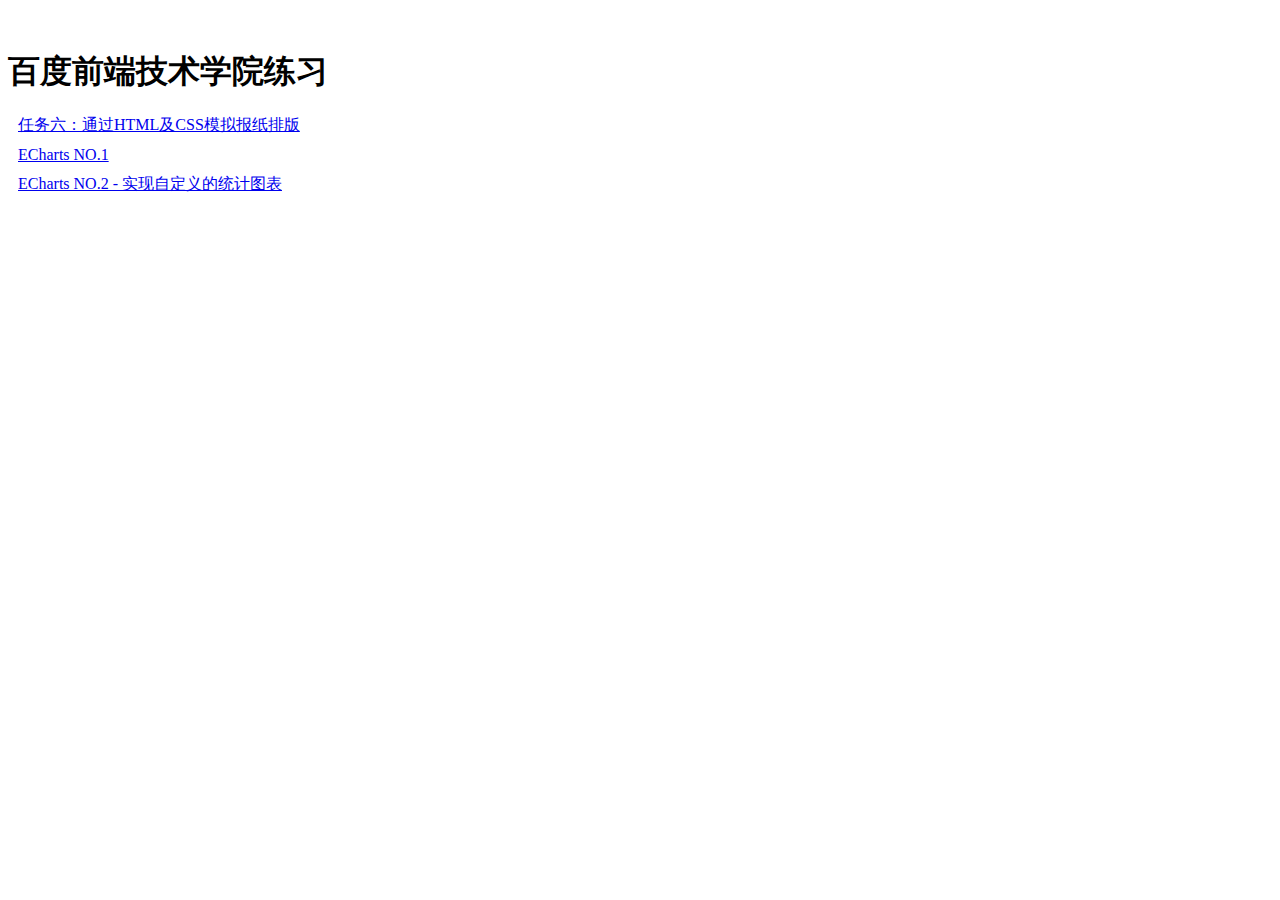
<file: index.html>
<!DOCTYPE html>
<html lang="en">
<head>
    <meta charset="UTF-8">
    <title>佳英的练习</title>
    <style>
        .container{ margin-top: 50px; }
        a{display: block;margin: 10px}
    </style>
</head>
<body>
<div class="container">
    <h1>百度前端技术学院练习</h1>
    <a href="task6/task_1_6.html">任务六：通过HTML及CSS模拟报纸排版</a>
    <a href="task7/task_1_7_1.html"></a>
    <a href="ECharts/1.html">ECharts NO.1</a>
    <a href="ECharts/2.html">ECharts NO.2 - 实现自定义的统计图表</a>
</div>
</body>
</html>
</file>
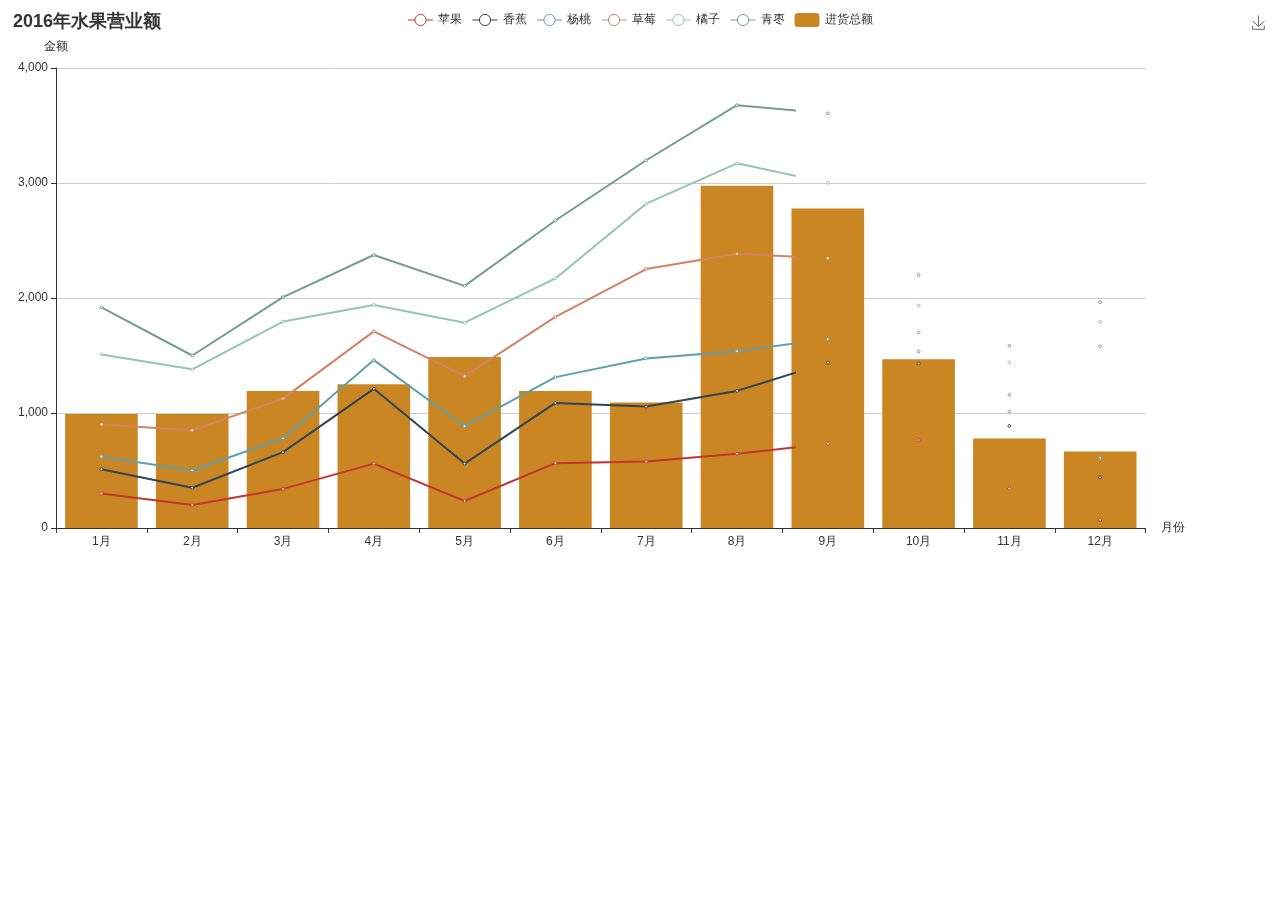
<file: ECharts/1.html>
<!DOCTYPE html>
<html lang="en">
<head>
    <meta charset="UTF-8">
    <title>ECharts NO.1</title>
    <script src="echarts.min.js"></script>
    <style>
        #main{width: auto;height: 600px}
    </style>
</head>
<body>
<div id="main"></div>
<script>
    var myecharts = echarts.init(document.getElementById('main'));
    var option = {
        title: {
            text: '2016年水果营业额'
        },
        // 鼠标浮动显示数据
        tooltip: {
            trigger: 'axis',
        },
        // 可以通过点击图例控制哪些系列不显示
        legend: {
            data: ['苹果', '香蕉', '杨桃', '草莓', '橘子', '青枣','进货总额']
        },
        // 工具栏
        toolbox: {
            feature: {
                saveAsImage: {
//                    name: '2016年营业额',
                }
            }
        },
        grid: {
            left: '10',
            right: '10%',
            containLabel: true
        },
        xAxis: {
            name: '月份',
            data: ['1月', '2月', '3月', '4月', '5月', '6月', '7月', '8月', '9月', '10月', '11月', '12月'],
        },
        yAxis: [
            {
                name: '金额',
                type: 'value',
            }
        ],
        series: [
            {
                name: '苹果',
                type: 'line',
                stack: '营业额',
                data: [300, 200, 340, 560, 235, 564, 578, 646, 734, 765, 344, 70]
            },
            {
                name: '香蕉',
                stack: '营业额',
                type: 'line',
                data: [210, 150, 320, 650, 325, 524, 478, 546, 704, 665, 544, 370]
            },
            {
                name: '杨桃',
                stack: '营业额',
                type: 'line',
                data: [110, 150, 120, 250, 325, 224, 418, 346, 204, 105, 124, 170]
            },
            {
                name: '草莓',
                stack: '营业额',
                type: 'line',
                data: [280, 350, 345, 250, 435, 524, 778, 846, 704, 165, 144, 970]
            },
            {
                name: '橘子',
                stack: '营业额',
                type: 'line',
//                areaStyle: { normal: {}},
                data: [609, 530, 670, 230, 465, 334, 568, 787, 656, 234, 284, 213]
            },
            {
                name: '青枣',
                stack: '营业额',
                type: 'line',
//                areaStyle: { normal: {}},
                data: [410, 120, 213, 434, 320, 504, 378, 506, 604, 265, 144, 170]
            },
            {
                name: '进货总额',
                type: 'bar',
                data: [1000, 1000, 1200, 1260, 1500, 1200, 1100, 3000, 2800,1480, 784, 670]
            }
        ]
    };
    myecharts.setOption(option);
</script>
</body>
</html>
</file>
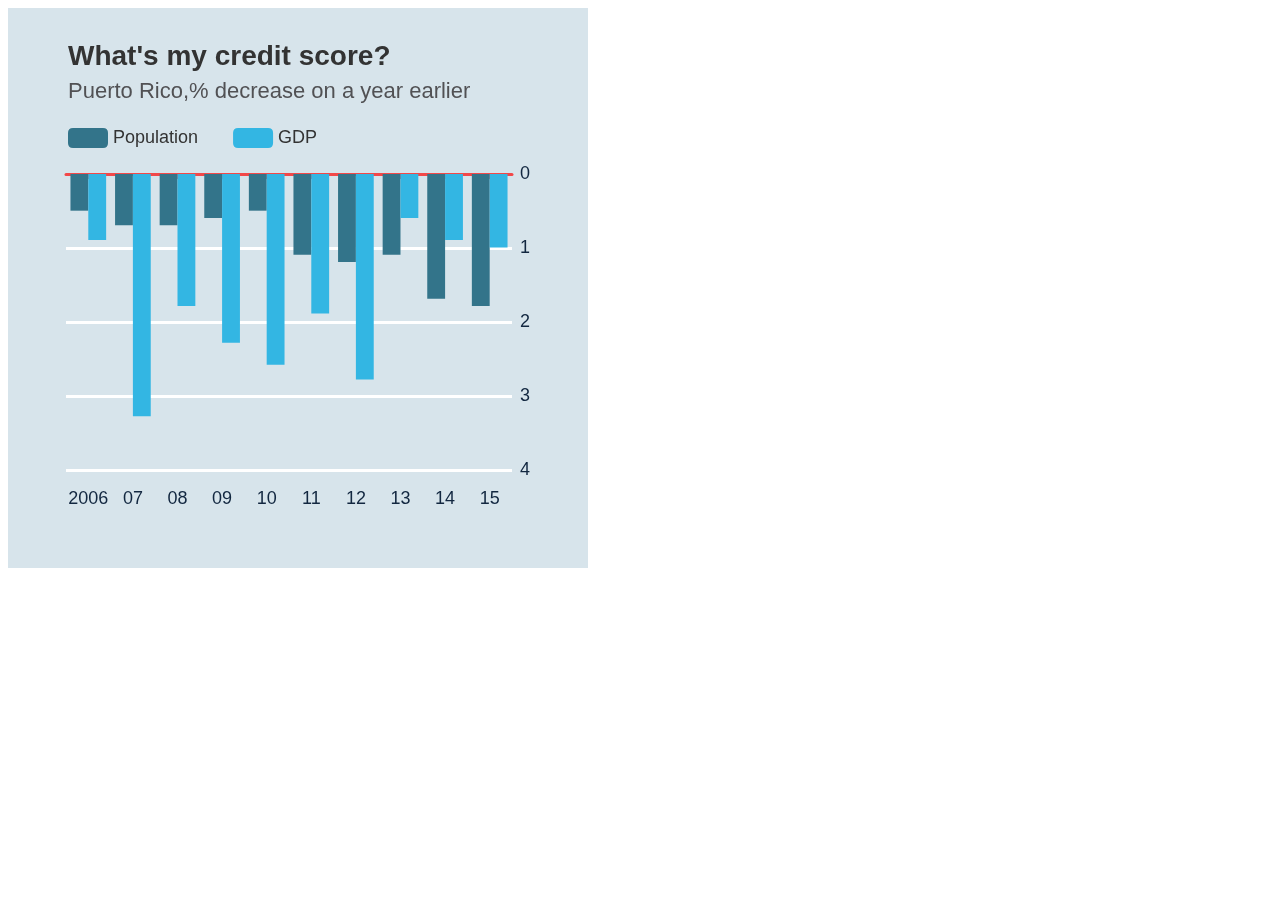
<file: ECharts/2.html>
<!DOCTYPE html>
<html lang="en">
<head>
    <meta charset="UTF-8">
    <title>ECharts NO.2 - 实现自定义的统计图表</title>
    <script src="echarts.min.js"></script>
    <style>
        #main{width: 580px;height: 560px}
    </style>
</head>
<body>
<div id="main"></div>
<script>
    var myecharts = echarts.init(document.getElementById('main'));
    var option = {
        textStyle: {
            fontFamily: '-apple-system, BlinkMacSystemFont, \"Segoe UI\", Helvetica, Arial, sans-serif, \"Apple Color Emoji\", \"Segoe UI Emoji\", \"Segoe UI Symbol\"',
            color: '#122740',
        },
        backgroundColor: '#D7E4EB',
//        设置系列颜色
        color: ['#33748A','#33B6E3'],
        title: {
            text: 'What\'s my credit score?',
            subtext: 'Puerto Rico,% decrease on a year earlier',
            textStyle:{
                fontSize: 28,
                fontWeight: 'bolder',
            },
            left: 55,
            top: 30,
            subtextStyle: {
                fontSize: 22,
                color: '#515154',
            }
        },
        grid: {
            top: 166,
            containLabel: true,
        },
        legend: {
            data: ['Population', 'GDP'],
            top: 115,
            left: 55,
            itemWidth: 40,
            itemHeight: 20,
            itemGap: 35,
            textStyle: {
                fontSize: 18,
            }
//            borderRadius: 0,
        },
        tooltip: {
            trigger: 'axis',
            axisPointer: {
                type: 'shadow'
            }
        },
        xAxis: {
            type: 'category',
            data: [2006,'07','08','09',10,11,12,13,14,15],
            boundaryGap: true,
            axisLine: {
                lineStyle: {
                    color: '#F24849',
                    width: 3
                },
            },

            // 坐标刻度相关
            axisTick: {
              alignWithLabel: true
            },
            // 坐标轴刻度标签设置
            axisLabel: {
                textStyle: {
                    fontSize: 18,
                },
                margin: 20,
            }
        },
        yAxis: {
            type: 'value',
            min: 0,
            max: 4,
            inverse: true,
            interval: 1,
            position: 'right',
            // 坐标轴相关设置
            axisLine: {
                // 是否显示坐标轴
                show: false,
            },
            // 坐标轴刻度相关设置
            axisTick: {
                show: false,
            },
            axisLabel: {
                textStyle: {
                    fontSize: 18,
                },
            },
            // 分割线
            splitLine: {
                lineStyle: {
                    color: '#fff',
                    width: 3,
                }
            },
        },
        series: [
            {
                name: 'Population',
                type: 'bar',
                data: [0.5,0.7,0.7,0.6,0.5,1.1,1.2,1.1,1.7,1.8],
//                柱间距离
                barGap: 0,
                itemStyle: {

//                    设置图形样式
//                    normal: {
//                        color: '#33748A'
//                    },
//                    emphasis: {
//                        color: '#33748A'
//                    }
                }
            },
            {
                name: 'GDP',
                type: 'bar',
                data: [0.9,3.3,1.8,2.3,2.6,1.9,2.8,0.6,0.9,1],
                barGap: 0,
            },
        ]
    };
    myecharts.setOption(option);
</script>
</body>
</html>
</file>
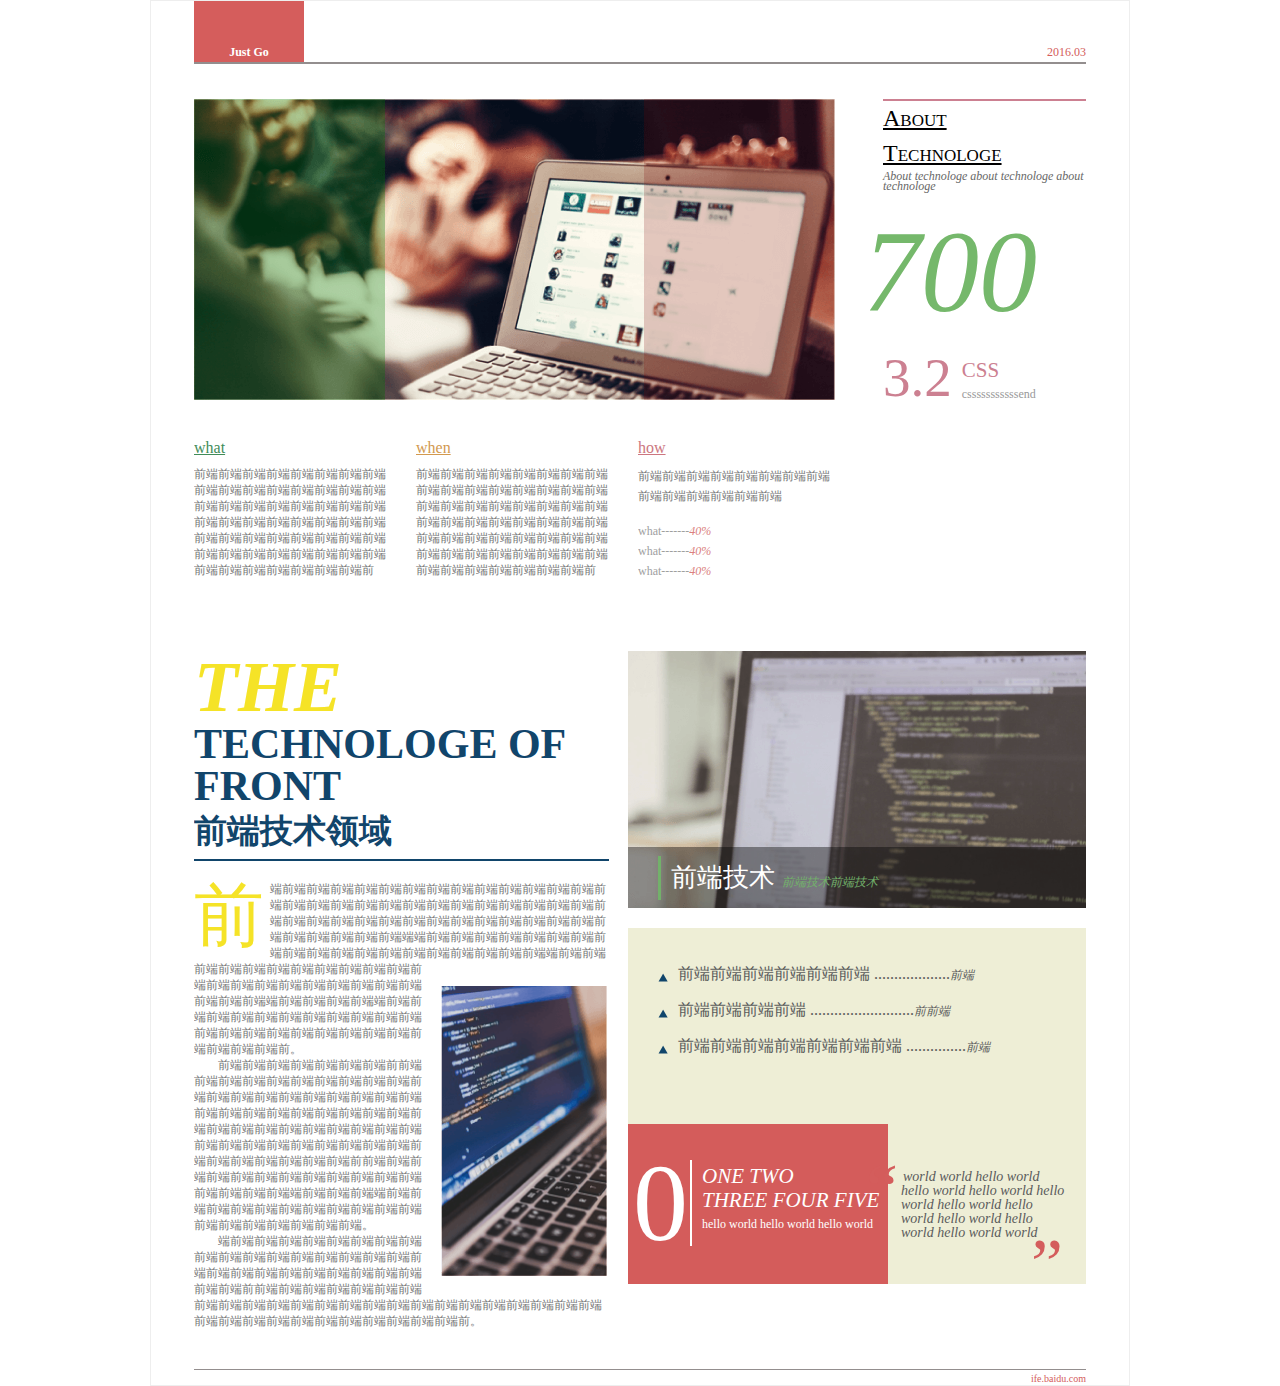
<file: task6/task_1_6.html>
<!DOCTYPE html>
<html>
    <head>
        <meta charset="UTF-8">
        <title>task_1_6</title>
        <link rel="stylesheet" type="text/css" href="task_1_6.css"/>
    </head>
    <body>
        <div class="wrap">
            <header>
                <h1>Just Go</h1>
                <time datetime="2016-03">2016.03</time>
            </header>
            <!-- // header end-->
            
            <main>
                <article class="news1">
                    <div class="caption">
                        <!--<h2><span>ABOUT</span> <span>TECHNOLOGE</span></h2>-->
                        <h2>About <br />Technologe</h2>
                        <p>About technologe about technologe about technologe</p>
                        <p class="b-keyword">700</p>
                        <div class="s-keyword">
                            <p>3.2</p><p>CSS<br /><span>csssssssssssend</span></p>
                        </div>
                    </div>
                    <figure>
                        <div class="bg-left"></div>
                        <div class="bg-right"></div>
                    </figure>
                    <section class="what">
                        <h3>what</h3>
                        <p>前端前端前端前端前端前端前端前端前端前端前端前端前端前端前端前端前端前端前端前端前端前端前端前端前端前端前端前端前端前端前端前端前端前端前端前端前端前端前端前端前端前端前端前端前端前端前端前端前端前端前端前端前端前端前端前</p>
                    </section>
                    <section class="when">
                        <h3>when</h3>
                        <p>前端前端前端前端前端前端前端前端前端前端前端前端前端前端前端前端前端前端前端前端前端前端前端前端前端前端前端前端前端前端前端前端前端前端前端前端前端前端前端前端前端前端前端前端前端前端前端前端前端前端前端前端前端前端前端前</p>
                    </section>        
                    <section class="how">
                        <h3>how</h3>
                        <p>前端前端前端前端前端前端前端前端前端前端前端前端前端前端</p>
                        <p>
                            what-------<span>40%</span><br />
                            what-------<span>40%</span><br />
                            what-------<span>40%</span>
                        </p>
                    </section>
                </article>
                <article class="news2">
                    <section class="essay">
                        <h2><span>the</span> technologe of front<br /> 
                            <small>前端技术领域</small>
                        </h2>
                        <p><span>前</span>端前端前端前端前端前端前端前端前端前端前端前端前端前端前端前端前端前端前端前端前端前端前端前端前端前端前端前端前端前端前端前端前端前端前端前端前端前端前端前端前端前端前端前端前端前端前端前端端端前端前端前端前端前端前端前端前端前端前端前端前端前端前端前端前端前端前端前端端前端前端前端前端前端前端前端前端前端前端前端<img src="img/task_1_6_1_11.png" width="166" height="290" alt="配图二"/>前端前端前端前端前端前端前端前端前端前端前端前端前端端前端前端前端前端端前端前端前端前端前端前端前端前端前端前端前端前端前端前端前端前端前端前端前端前端前端前端前端前端前。

                        </p>
                        <p>前端前端前端前端前端前端前端前前端前端前端前端前端前端前端前端前端前端前端前端前端前端前端前端前端前端前端前端前端前端前端前端前端前端前端前端前端前端前端前端前端前端前端前端前端前端前端前端前端前端前端前端前端前端前端前端前端前端前端前端前端前端前端前前端前端前端前端前端前端前端前端前端前端前端前端前端前端前端前端端前端前端前端端前端前端前端前端前端前端前端前端前端前端前端前端前端前端前端前端前端前端。</p>
                        <p>端前端前端前端前端前端前端前端前端前端前端前端前端前端前端前端前端前端前端前端前端前端前端前端前端前端前端前端前端前端前前端前端前端前端前端前端前端前端前端前端前端前端前端前端前端前端前端前端前端前端前端前端前端前端前端前端前端前端前端前端前端前端前端前端前端前。</p>
                    </section>
                    <!-- // essay end-->
                    <aside class="news2-aside">
                        <section class="aside-pic">
                            <div class="pic-caption">
                                <h3>前端技术  <span>前端技术前端技术</span></h3>
                            </div>
                        </section>
                        <!-- // aside-pic end-->
                        <section class="info">
                            <div class="info-caption">
                                <h3><span>0</span>one two<br /> three four five <br /></h3>
                                <p>hello world hello world hello world</p>
                            </div>
                            <ul>
                                <li>前端前端前端前端前端前端 ...................<span>前端</span></li>
                                <li>前端前端前端前端 ..........................<span>前前端</span></li>
                                <li>前端前端前端前端前端前端前端 ...............<span>前端</span></li>
                            </ul>
                            <blockquote><!--<span>“</span>--> <p>world world hello world hello world hello world hello world hello world hello world hello world hello world hello world world </p> <!--<span>”</span>--></blockquote>
                        </section>
                        <!-- // info end -->
                    </aside>
                    <!-- // essay end-->
                </article>
                <!-- // news2 end-->
            </main>
            <!-- // main end-->
            
            <footer>
                <small>ife.baidu.com</small>
            </footer>
            <!-- // footer end-->
        </div>
        <!-- // wrap end-->
    </body>
</html>
</file>
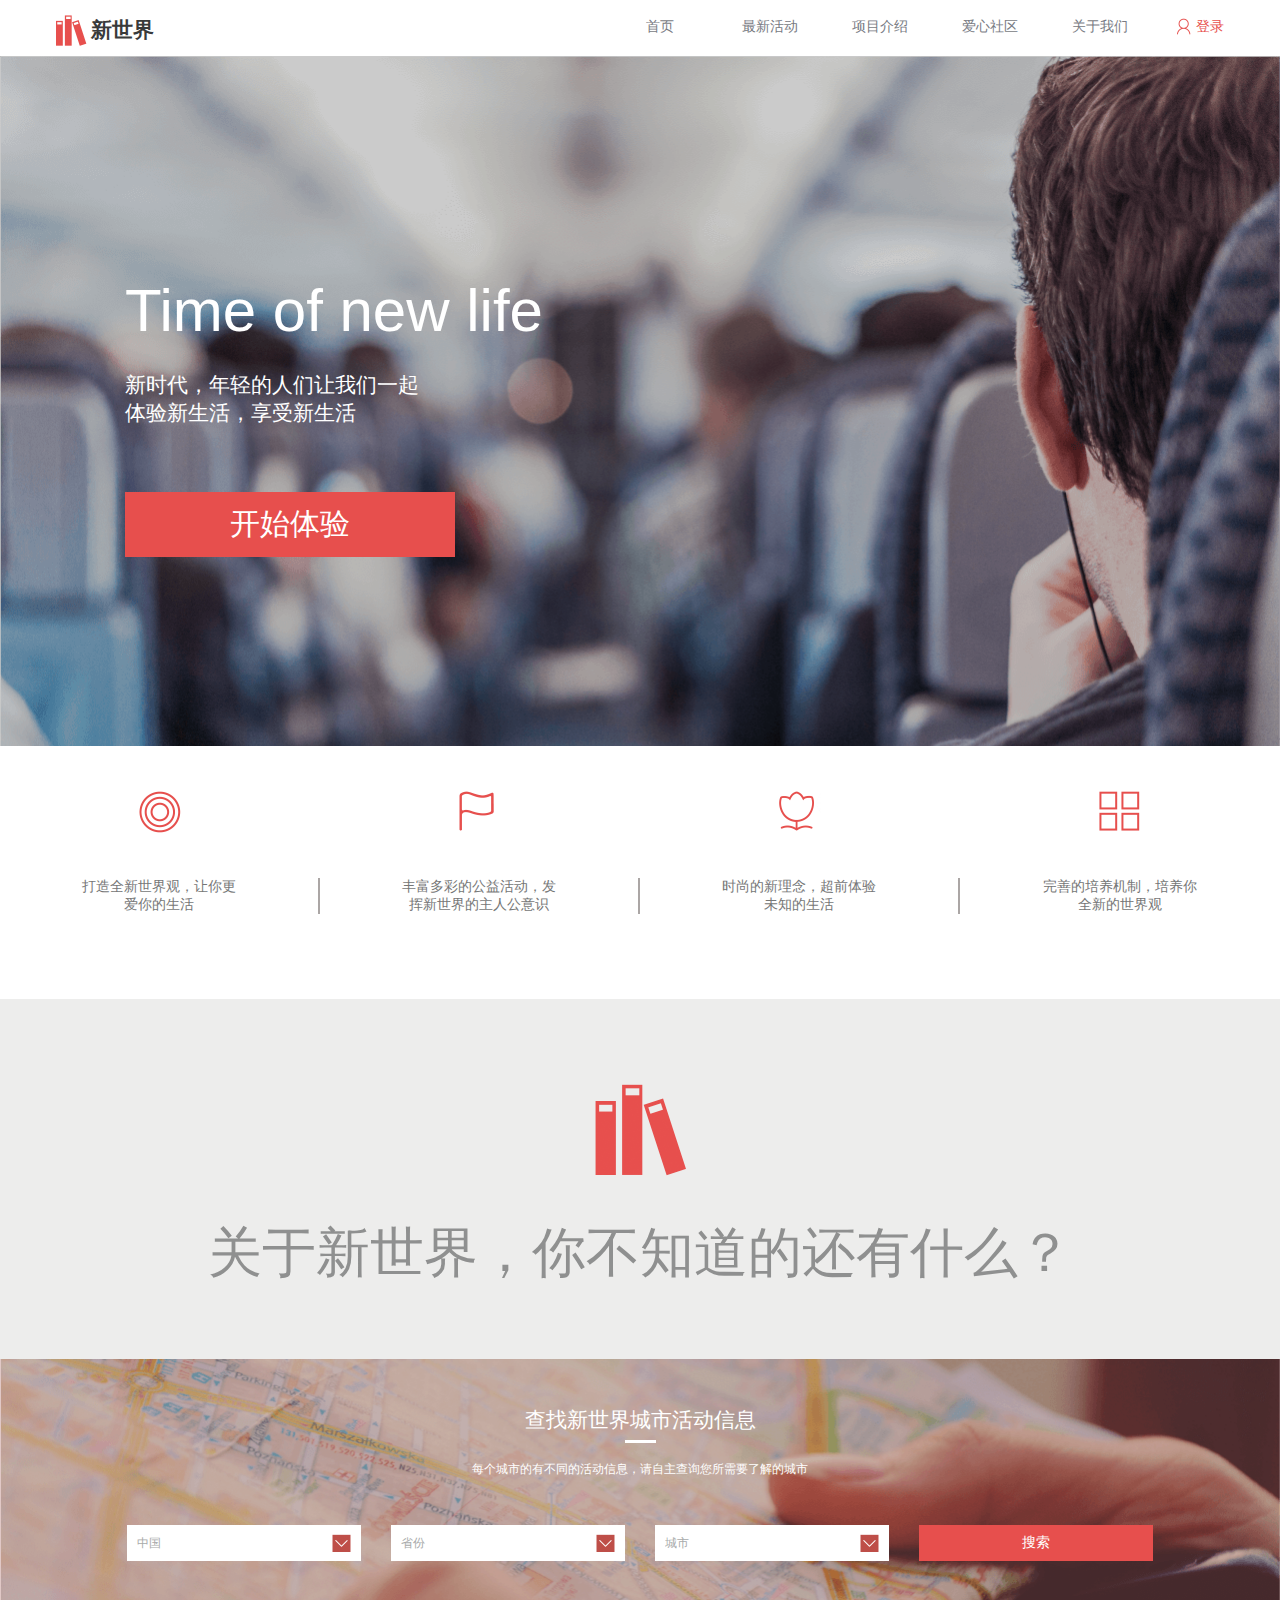
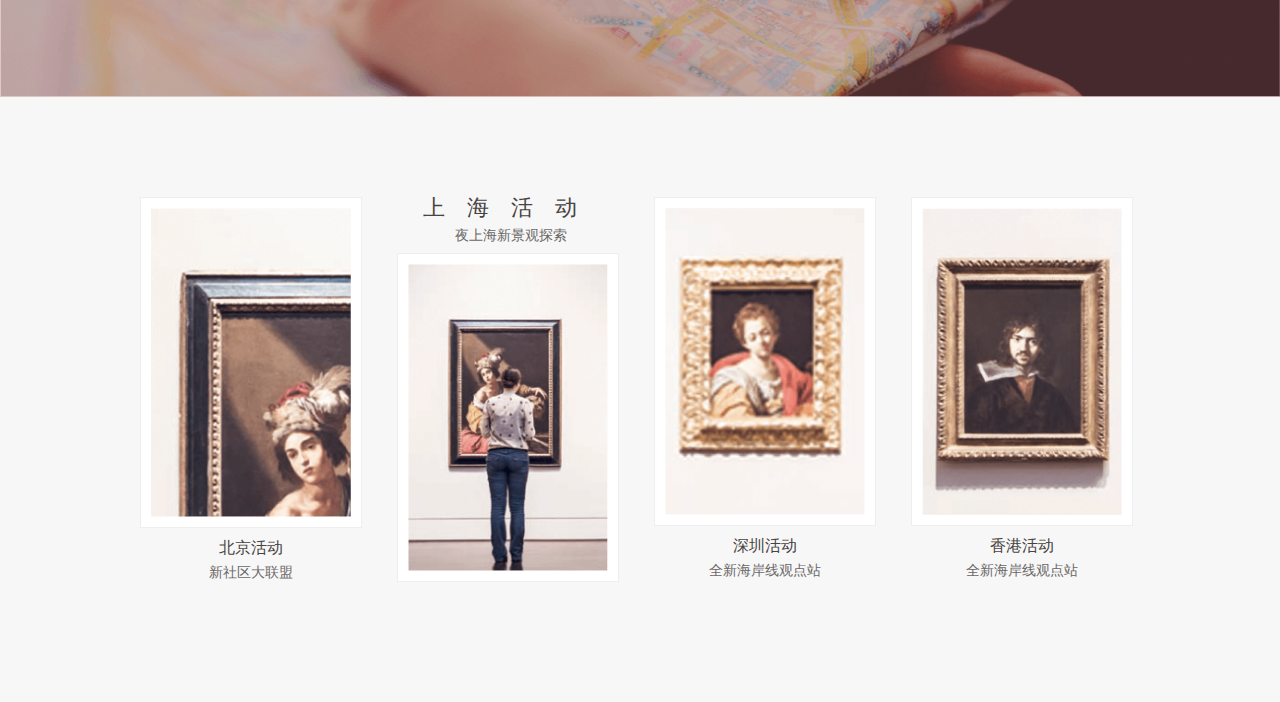
<file: task7/task_1_7_1.html>
<!DOCTYPE html>
<html>
	<head>
		<meta charset="UTF-8">
		<title>task_1_7_1</title>
		<link rel="stylesheet" type="text/css" href="task_1_7_1.css"/>
	</head>
	<body>
		<div class="wrapper">
			<div class="container">
				<header class="header">
					<h1>新世界</h1>
					<nav>
						<ul>
							<li><a href="#">首页</a></li>
							<li><a href="#">最新活动</a></li>
							<li><a href="#">项目介绍</a></li>
							<li><a href="#">爱心社区</a></li>
							<li><a href="#">关于我们</a></li>
							<li class="login"><i></i><a href="#">登录</a></li>
						</ul>
					</nav>
				</header>
			</div>
		</div>
		<!-- // header end-->
		<div class="wrapper banner">
			<div class="mask">
				<div class="container">
					<h2>Time of new life</h2>
					<p>新时代，年轻的人们让我们一起<br />体验新生活，享受新生活</p>
					<button>开始体验</button>
				</div> 
			</div>
		</div>
		<!-- // banner end-->
		<div class="wrapper introduction">
			<div class="container">
				<ul>
					<li class="intro1"><i></i><p>打造全新世界观，让你更爱你的生活</p></li>
					<li class="intro2"><i></i><p>丰富多彩的公益活动，发挥新世界的主人公意识</p></li>
					<li class="intro3"><i></i><p>时尚的新理念，超前体验未知的生活</p></li>
					<li class="intro4"><i></i><p>完善的培养机制，培养你全新的世界观</p></li>
				</ul>
			</div>
		</div>
		<!-- // introduction end-->
		<div class="wrapper echo clearfix">
			<div class="container">
				<i></i>
				<h2>关于新世界，你不知道的还有什么？</h2>
			</div>
		</div>
		<!-- // echo end-->
		<div class="wrapper search-activity">
			<div class="mask">
				<div class="container">
					<h2>查找新世界城市活动信息</h2>
					<p>每个城市的有不同的活动信息，请自主查询您所需要了解的城市</p>
					<select name="country">
						<option value="China" selected="selected">中国</option>
						<option value="Japan">日本</option>
						<option value="America">美国</option>
					</select>
					<select name="province">
						<option value="province" class="focus" selected>省份</option>
						<option value="Beijing">北京市</option>
						<option value="Shanghai">上海市</option>
						<option value="Tianjin">天津市</option>
						<option value="Guangdong">广东省</option>
						<option value="Inner-Mongolia">内蒙古自治区</option>
					</select>
					<select name="city">
						<option value="city" selected>城市</option>
						<option value="Guangzhou">广州</option>
						<option value="Shanghai">上海</option>
						<option value="Tianjing">天津</option>
					</select>
					<input type="submit" name="search" id="search" value="搜索"/>
				</div>
			</div>
		</div>
		<!-- // search-activity end-->
		<div class="wrapper activity-show">
			<div class="container">
				<h2>活动展示</h2>
				<figure class="figure1"><img src="task7_img/activity0.png"/><figcaption>北京活动<span>新社区大联盟</span></figcaption></figure>
				<figure class="figure2"><figcaption>上海活动<span>夜上海新景观探索</span></figcaption><img src="task7_img/activity1.png"/></figure>
				<figure class="figure3"><img src="task7_img/activity2.png"/><figcaption>深圳活动<span>全新海岸线观点站</span></figcaption></figure>
				<figure class="figure4"><img src="task7_img/activity3.png"/><figcaption>香港活动<span>全新海岸线观点站</span></figcaption></figure>
			</div>
		</div>
		<!-- //activity-show end-->
	</body>
</html>
</file>
<file: task6/task_1_6.css>
/*======== question========*/
/*段落、单词首字母大写问题*/
/*字体是否可以合并声明*/

/*======== reset  css========*/
body,
h1,h2,h3,
ul,
p,
span,
figure,
blockquote {
    padding: 0;
    margin: 0;
    line-height: 1;
}
body, .wrap, .info-caption, 
h1, h2, h3 {
    -webkit-box-sizing: border-box;
    -moz-box-sizing: border-box;
    box-sizing: border-box;
}
body {
    font-size: 10px;
    font-family: sans-serif;
}
.wrap {
    width: 980px;
    height: 1386px;
    margin: 0 auto;
    padding: 0 43px;
    border: 1px solid #eee;
}

/*======== header ========*/
header {
    height: 61px;
    border-bottom: 2px solid #938e8e;
}
header h1, header time {
    font-size: 12px;
    font-family: "黑体";
    padding: 45px 0 0;
}
header h1 {
    background: #D55D5C;
    width: 110px;
    height: 61px;
    float: left;
    color: #fff;
    text-align: center;
}
header time {
    float: right;
    color: #d45d5c;
}

/*================ main ================*/

/*======== news1 ========*/
.news1 {
    padding: 35px 0 0;
    overflow: hidden;
}
.news1 .caption {
    float: right;
    width: 203px;
    border-top: 2px solid #cc8091;
    font-family: "微软雅黑";
}
/*.news1 .caption h2 {
    font-size: 20px;
    font-weight: normal;
    line-height: 35px;
    text-transform: uppercase;
}
.news1 .caption h2 span {
    display: inline-block;
    border-bottom: 1px solid #000;
}
.news1 .caption h2 span:first-letter {
    font-size: 24px;
}*/
/*======== 对.caption h2优化  ========*/
.news1 .caption h2 {
	font-size: 24px;
	font-weight: normal;
	font-variant: small-caps;
	text-decoration: underline;
	line-height: 35px;
	
}
.news1 .caption  h2+p {
    font-size: 12px;
    font-family: "楷体";
    font-style: italic;
    line-height: 10px;
    color: #676767;
    text-decoration: none;
}
.news1 .caption .b-keyword {
    font-size:  116px;
    font-style: italic;
    color: #75b86b;
    margin: 23px 0 20px -20px;
}
.news1 .caption .s-keyword p:first-of-type {
    float: left;
    font-size: 55px;
    color: #cc8091;
    padding-right: 10px;
}
.news1 .caption .s-keyword p:nth-of-type(2) {
    font-size: 21px;
    color: #CC8091;
    padding: 10px 0 0;
}
.news1 .caption .s-keyword p:nth-of-type(2) span {
    font-size: 12px;
    color: #999;
}
.news1 figure {
    background: url(img/task_1_6_1_03.png) no-repeat;
    width: 641px;
    height: 301px;
}
.news1 .bg-left,
.news1 .bg-right {
    width: 191px;
    height: 301px;
}
.news1 .bg-left {
    float: left;
    background: rgba(0, 125, 0, .3);
}
.news1 .bg-right {
    float: right;
    background: rgba(125, 0, 0, .2);
}
.news1 section {
    float: left;
    width: 200px;
    margin: 40px 22px 70px 0;
}
.news1 section h3 {
    font-family: "微软雅黑";
    font-size: 16px;
    font-weight: normal;
    margin-bottom: 10px;
    text-decoration: underline;
}
.news1 .what h3 {
    color: #418c59;
}
.news1 .when h3{
    color: #d2994f;
}
.news1 .how h3 {
    color: #cc7680;
}
.news1 section p {
    font-family: simsun;
    font-size: 12px;
    color: #767777;
    line-height: 16px;
}
.news1 .how p {
    line-height: 20px;
}
.news1 .how p:nth-of-type(2) {
    font-family: "微软雅黑";
    padding-top: 15px;
    opacity: .7;
}
.news1 .how p:nth-of-type(2) span {
    color: #cd4a48;
    font-style: italic;
}

/*======== news2 ========*/
.news2 {
    overflow: hidden;
    padding-bottom: 40px;
    border-bottom: 1px solid #938e8e;
}

/*======== essay ========*/
.news2 .essay {
    float: left;
    width: 415px;
}
.news2 .essay img {
    float: right;
    padding: 25px 2px 15px 15px;
}
.news2 .essay h2 {
    text-transform: uppercase;
    font-family: "黑体";
    font-weight: bold;
    font-size: 42px;
    color: #11456b;
    border-bottom: 2px solid #11456B;
    padding-bottom: 10px;
    margin-bottom: 20px;
}
.news2 .essay h2 span {
    font-size: 72px;
    font-style: italic;
    color: #f5e327;

}
.news2 .essay h2 small {
    font-size: 33px;
}
.news2 .essay p {
    font-size: 12px;
    color: #767777;
    line-height: 16px;
    text-indent: 2em;
    text-align: left;
}
.news2 .essay p:first-of-type {
    text-indent: 0;
}
.news2 .essay p span {
    font-size: 70px;
    font-family: "微软雅黑";
    color: #F5E327;
    float: left;
    padding-right: 6px;
}

/*======== news2-aside ========*/
.news2 .news2-aside {
    float: right;
    width: 458px;
}
.news2-aside .aside-pic {
    background: url(img/task_1_6_1_07.png) no-repeat;
    height: 257px;
    position: relative;
}
.news2-aside .aside-pic .pic-caption {
    background: rgba(0, 0, 0, .4);
    height: 61px;
    width: 458px;
    position: absolute;
    bottom: 0;
}
.news2-aside .aside-pic h3 {
    height: 44px;
    line-height: 44px;
    color: #fff;
    font-size: 26px;
    font-family: "微软雅黑";
    font-weight: normal;
    border-left: 3px solid #72b16a;
    margin: 9px 0 0 30px;
    padding-left: 10px;
    word-spacing: 140%;/*letter-spacing没反应*/
}
.news2-aside .aside-pic h3 span {
    font-size: 12px;
    font-style: italic;
    color: #72b16a;
}
.news2-aside .info {
    height: 318px;
    background: #eeeed6;
    margin: 20px 0 0;
    padding: 38px 20px 0 30px;
    position: relative;
}
.news2-aside .info-caption {
    width: 260px;
    height: 160px;
    background: #d45c5b;
    position: absolute;
    bottom: 0;
    left: 0;
    color: #fff;
    padding: 40px 5px;
    font-family: "黑体";
}
.news2-aside .info-caption h3 {
    font-size: 21px;
    font-style: italic;
    font-weight: normal;
    text-transform: uppercase;
    line-height: 24px;
}
.news2-aside .info-caption h3 span {
    font-family: "微软雅黑";
    font-style: normal;
    font-size: 110px;
    line-height: 86px;
    float: left;
    border-right: 2px solid #fff;
    padding-right: 2px;
    margin: -4px 10px 0 0;
}
.news2-aside .info-caption p {
    font-size: 12px;
    color: #fff;
    line-height: 12px;
    padding-top: 6px;
}
.news2-aside .info ul {
    list-style: none;
}
.news2-aside .info ul li {
    background: url(img/task_1_6_1_14.png) bottom left no-repeat;
    padding-left: 20px;
    margin-bottom: 20px;
    font-size: 16px;
    font-family: simsun;
    color: #5a5b5b;
    text-align: left;
}
.news2-aside .info ul li span {
    font-size: 12px;
    font-style: italic;
    text-align: right;
}
.news2-aside .info blockquote {
    position: absolute;
    bottom: 20px;
    right: 20px;
    width: 165px;
    quotes: '“' '”';
    font-family: "黑体";
    font-size: 14px;
    font-style: italic;
    color: #5a5b5b;
    line-height: 16px;
    text-align: left;
}
.news2-aside .info blockquote p:before {
    content: open-quote;
    vertical-align: text-bottom;
    margin: 0 5px -6px -35px;
}
.news2-aside .info blockquote p:after {
    content: close-quote;
    vertical-align: text-top;
    margin-top: 24px;
    margin-left: 130px;
}
.news2-aside .info blockquote p:before,
.news2-aside .info blockquote p:after {
    line-height: 0;
    font-size: 72px;
    font-style: normal;
    color: #d45d5c;
    display: inline-block;
}

/*======== footer ========*/
footer {
    text-align: right;
    font-size: 12px;
    font-family: "黑体";
    color: #d45d5c;
    padding-top: 2px;
}
</file>
<file: task7/task_1_7_1.css>
/*========= reset css =========*/
body {
	padding: 0;
	font-family: "微软雅黑","Microsoft YaHei","黑体","Helvetica Neue",Helvetica,Arial,sans-serif;
	font-size: 14px;
	line-height: 1;
}
.wrapper {
	width: 100%;
}
.container {
	width: 1280px;
	margin: 0 auto;
	box-sizing: border-box;
}
.mask {
	height: 100%;
}
body,
h1,h2,h3,h4,p,ul,
button,input,select,figure {
	margin: 0;
}
ul {
	padding: 0;
	list-style: none;
}
a {
	text-decoration: none;
}
img {
	border: 0;
}
button,input,select,option {
	padding: 0;
	border: 0;
	outline: none;
	vertical-align: baseline;
}
.clearfix {
	display: block;
	content: " ";
	height: 0;
	clear: both;
}


/*======================== sprite ========================*/
.header h1,
.header nav .login i,
.introduction .intro1 i,
.introduction .intro2 i,
.introduction .intro3 i,
.introduction .intro4 i,
.echo i {
	background-image: url(task7_img/task7.png);
	background-repeat: no-repeat;
	display: block;
}

/*======================== header ========================*/
.header {
	height: 56px;
	padding: 0 56px 0;
	background: #fff;
}
.header h1 {
	float: left;
	background-position: -93px 0;
	width: 106px;
	height: 31px;
	margin: 15px 0;
	padding: 0 0 0 35px;
	line-height: 31px;
	font-family: "黑体";
	font-size: 21px;
	color: #393a3a;
}
.header nav ul {
	float: right;
}
.header nav ul li {
	float: left;
	padding-left: 45px;
}
.header nav li a {
	display: inline-block;
	width: 65px;
	text-align: center;
	font-size: 14px;
	line-height: 53px;
}
.header nav li a:link,
.header nav li a:visited {
	color: #787b83;
}
.header nav li a:hover,
.header nav li a:active {
	color: #e74f4d;
	border-bottom: 3px solid #e74f4d;
}
/*============================= ！！雪碧图的运用技巧待优化 =============================*/
.header nav li.login i {
	display: inline;
	float: left;
	background-position: -107px -136px;
	height: 17px;
	width: 14px;
	margin: 18px 0 0;
}
.header nav li.login a {
	display: inline;
	padding-left: 5px;
	color: #e74f4d;
}
.header nav li.login a:hover,
.header nav li.login a:active {
	color: #e74f4d;
	border: 0;
}
/*============================= banner =============================*/
.banner {
	background: url(task7_img/time-of-new-life.png) no-repeat;
	background-size: cover;
	height: 690px;
}
.banner .mask {
	background: rgba(0, 0, 0, .2);
}
.banner .container {
	padding: 225px 0 0 125px;
	color: #fff;
}
.banner h2 {
	font-size: 60px;
	font-weight: lighter;
}
.banner p {
	padding: 30px 0 65px;
	font-size: 21px;
	font-weight: lighter;
	line-height: 28px;
}
.banner button {
	width: 330px;
	height: 65px;
	background: #e74f4d;
	color: #fff;
	font-size: 30px;
	font-family: "Microsoft YaHei";
	font-weight: 100;
	cursor: pointer;
}
/*======================== introduction ================*/
.introduction ul li {
	float: left;
	width: 320px;
	padding: 45px 0 85px;
}
.introduction ul i {
	width: 42px;
	height: 42px;
	margin: 0 auto 45px auto;
}
.introduction ul p {
	padding: 0 80px;
	border-right: 2px solid #aba6a5;
	text-align: center;
	font-family: "黑体";
	line-height: 18px;
	color: #767777;
} 
.introduction ul li:last-of-type p {
	border-right: 0;
}
.introduction .intro1 i {
	background-position: 0 -94px;
}
.introduction .intro2 i {
	background-position: -87px -94px;	
}
.introduction .intro3 i {
	background-position: -44px -136px;	
}
.introduction .intro4 i {
	background-position: -44px -94px;	
}
/*========================= echo =========================*/
.echo {
	height: 360px;
	text-align: center;
	background: #ededec;
	
}
.echo .container{
	padding: 85px 0 80px;
}
.echo h2 {
	font-size: 54px;
	font-family: "黑体";
	font-weight: 100;
	color: rgba(50, 51, 51, .5)
}
.echo i {
	background-position: 0 0;
	width: 91px;
	height: 92px;
	margin: 0 auto 50px;
}
/*========================= search-activity =========================*/
.search-activity {
	background: url(task7_img/view_map.png) no-repeat 0 bottom;
	background-size: cover;
	height: 338px;
	text-align: center;
}
.search-activity .container {
	padding: 50px 126px 130px;
}
.search-activity .mask {
	background: rgba(170, 52, 51, .2);
}
.search-activity h2 {
	color: #fff;
	font-size: 21px;
	font-weight: 100;
}
.search-activity h2:after {
	content: "";
	display: block;
	width: 31px;
	margin: 10px auto 20px;
	border-bottom: 3px solid #fff;
}
.search-activity p {
	color: #fff;
	font-size: 12px;
	margin: 0 0 50px;
}
.search-activity select,
.search-activity input[type=submit] {
	width: 234px;
	height: 36px;
	font-family: "Microsoft YaHei";
}
.search-activity select {
	appearance: none;
	-moz-appearance: none;
	-webkit-appearance: none;
	padding-left: 10px;
	margin-right: 26px;
	background: url(task7_img/dropdown.png) no-repeat right 10px center #fff;
	color: #a8aaaa;
	font-size: 12px;
	
}
.search-activity select:focus {
	border: 1px solid #cc7680;
}
.search-activity select option {
	color: #323333;
	background: #e3e3e4;
}
.search-activity input[type=submit] {
	background: #e74f4d;
	color: #fff;
	cursor: pointer;
	font-size: 14px;
}
/*========================= activity-show =========================*/
.activity-show {
	background: #f7f7f7;
	height: 605px;
}
.activity-show .container {
	padding: 100px 140px 115px;
}
.activity-show h2 {
	text-indent: -1000px;
	height: 0;
}

.activity-show figure {
	float: left;
	margin-right: 35px;
}
.activity-show figure.figure4 {
	margin-right: 0;
}
.activity-show figure img {
	width: 200px;
	padding: 10px;
	background: #fff;
	border: 1px solid #eee;
}
.activity-show figure figcaption {
	margin-top: 10px;
	text-align: center;
	color: #474342;
	font-size: 16px;
	font-family: "黑体";
}
.activity-show figure figcaption span {
	display: block;
	margin-top: 10px;
	font-size: 14px;
	opacity: .8;
}
.activity-show figure.figure2 figcaption {
		margin: 0 -6px 10px 0;
		font-size: 22px;
		letter-spacing: 1em;
}
.activity-show figure.figure2 span {
		letter-spacing: 0;
}

/*======================== @media ========================*/
@media only screen and (max-width: 1280px) {
	.banner {
		background-position: 0 0;
	}
	.wrapper {
		min-width: 1280px;
	}
}
@media only screen and (min-width: 1281px) {
	.banner {
		background-position: 0;
	}
}
</file>
